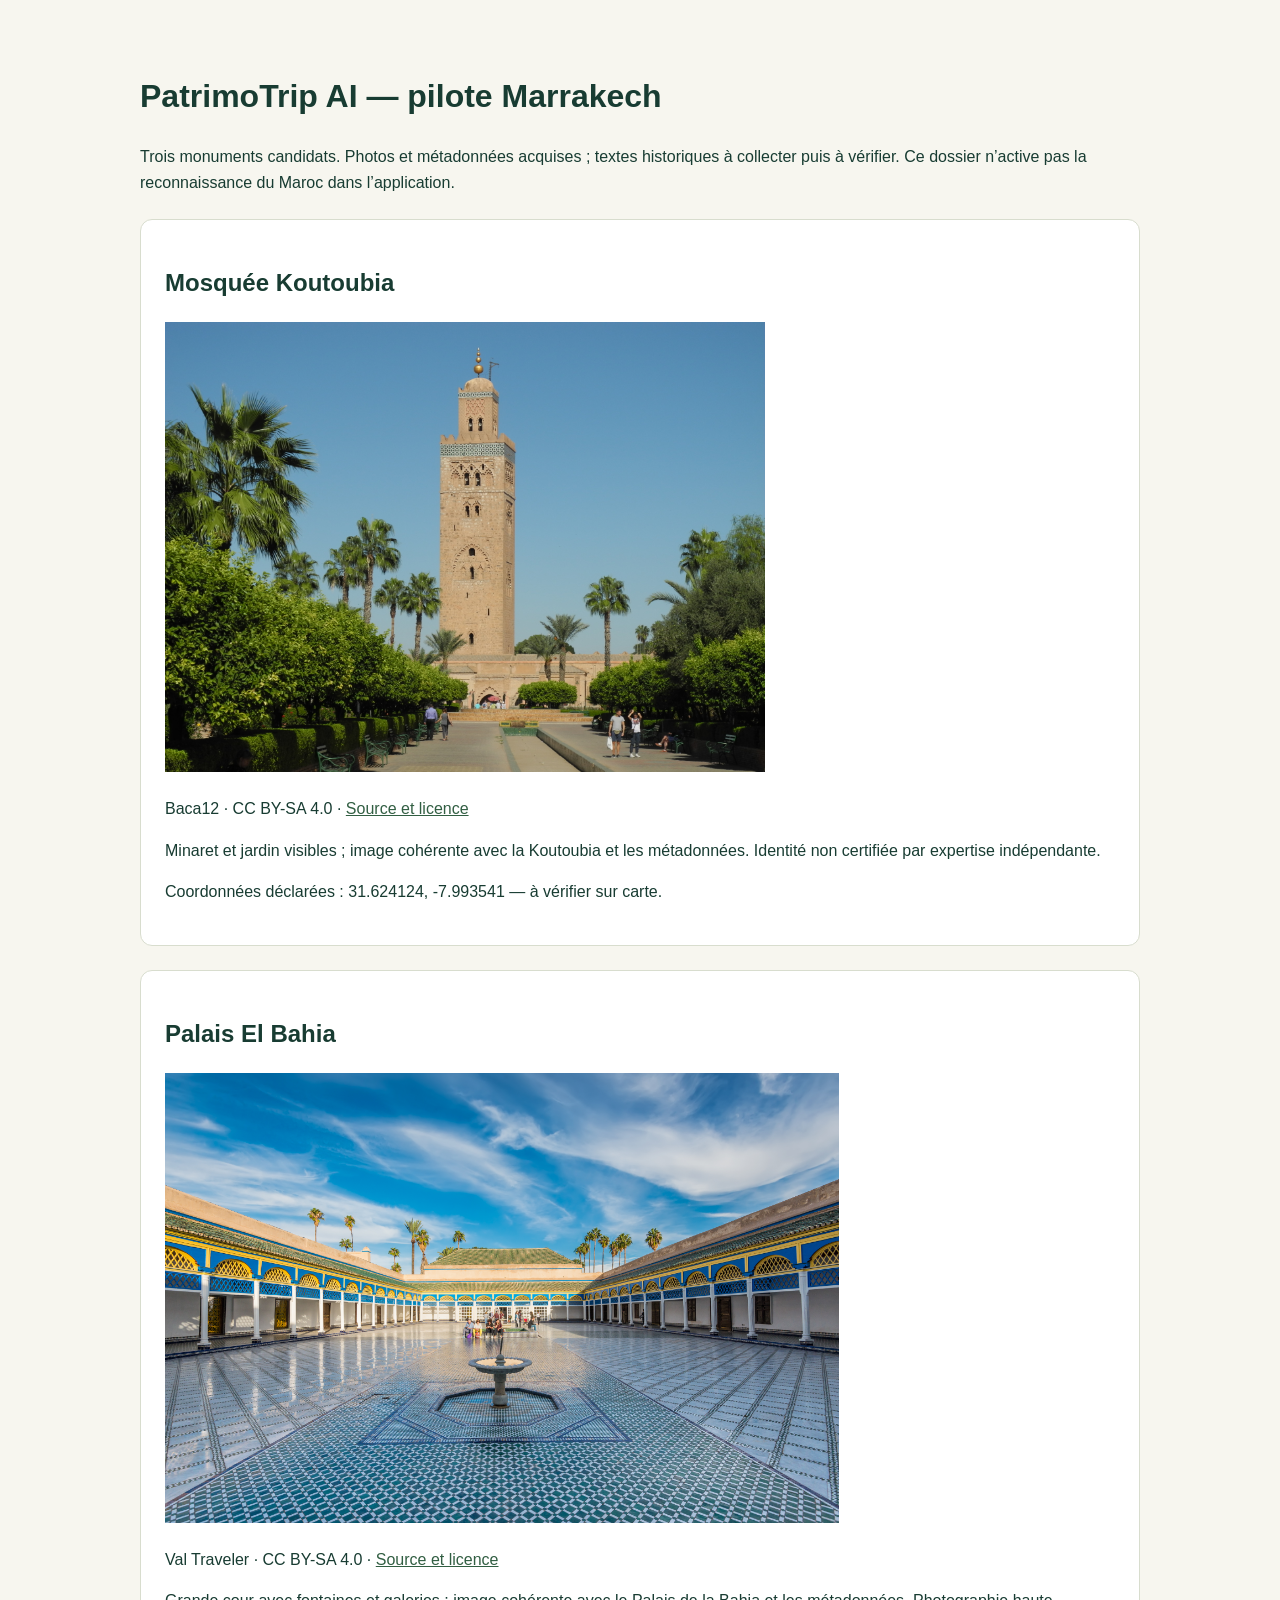
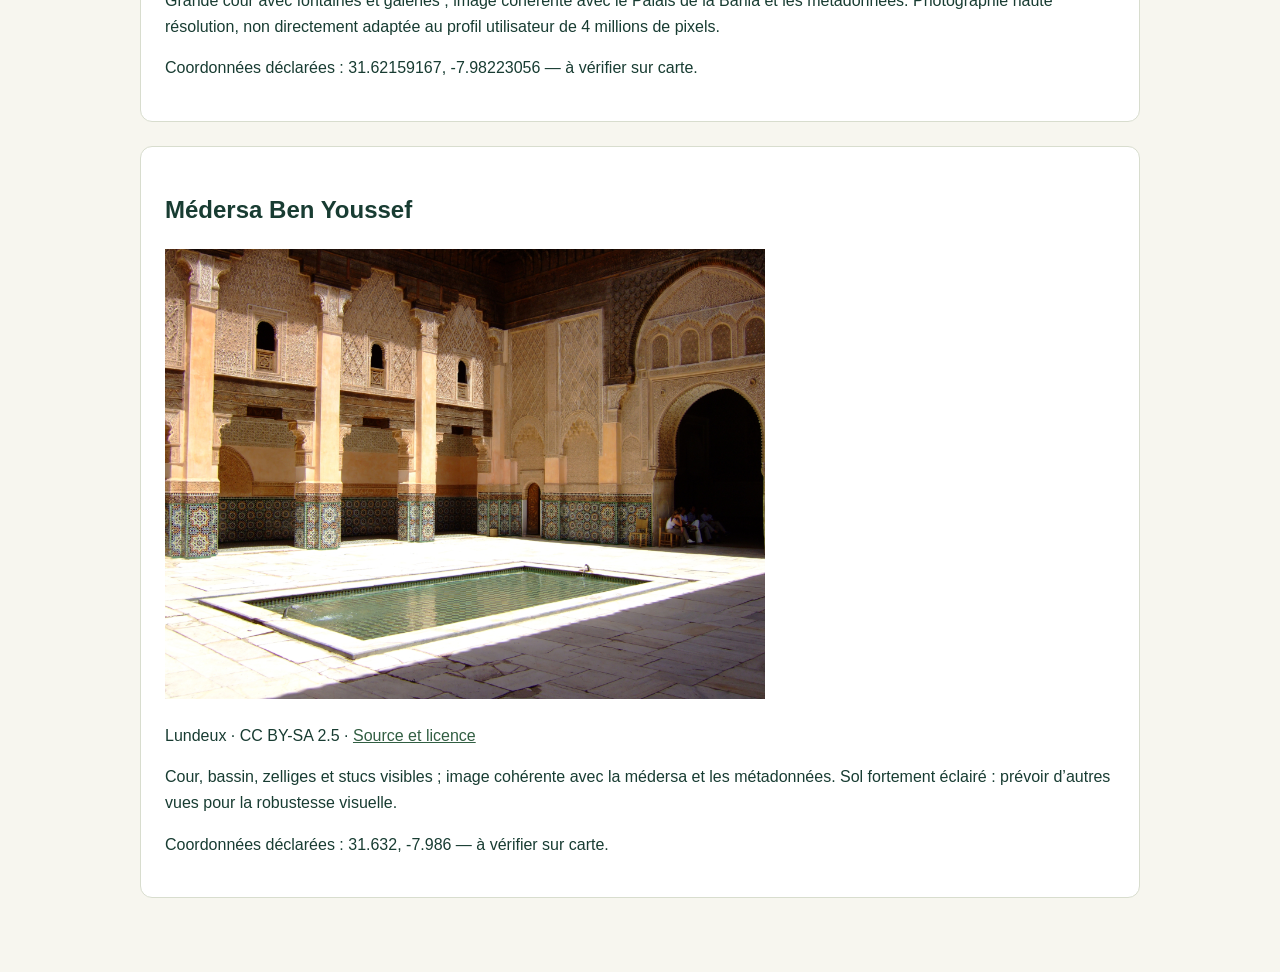
<file: datasets/morocco-marrakech-v1/index.html>
<!doctype html><html lang="fr"><meta charset="utf-8"><meta name="viewport" content="width=device-width,initial-scale=1"><title>PatrimoTrip AI — pilote Marrakech</title><style>body{font:16px/1.6 sans-serif;max-width:1000px;margin:30px auto;padding:20px;background:#f7f6ef;color:#183c32}article{background:white;padding:24px;margin:24px 0;border:1px solid #d8ddce;border-radius:12px}img{max-width:100%;max-height:450px}a{color:#315e42}</style><h1>PatrimoTrip AI — pilote Marrakech</h1><p>Trois monuments candidats. Photos et métadonnées acquises ; textes historiques à collecter puis à vérifier. Ce dossier n’active pas la reconnaissance du Maroc dans l’application.</p><article><h2>Mosquée Koutoubia</h2><img src="images/Q1137533.jpg" alt="Mosquée Koutoubia"><p>Baca12 · CC BY-SA 4.0 · <a href="https://commons.wikimedia.org/wiki/File:Mosqu%C3%A9e_de_la_Koutoubia_-_marakesh.jpg">Source et licence</a></p><p>Minaret et jardin visibles ; image cohérente avec la Koutoubia et les métadonnées. Identité non certifiée par expertise indépendante.</p><p>Coordonnées déclarées : 31.624124, -7.993541 — à vérifier sur carte.</p></article><article><h2>Palais El Bahia</h2><img src="images/Q2465115.jpg" alt="Palais El Bahia"><p>Val Traveler · CC BY-SA 4.0 · <a href="https://commons.wikimedia.org/wiki/File:Bahia_Palace_large_court.jpg">Source et licence</a></p><p>Grande cour avec fontaines et galeries ; image cohérente avec le Palais de la Bahia et les métadonnées. Photographie haute résolution, non directement adaptée au profil utilisateur de 4 millions de pixels.</p><p>Coordonnées déclarées : 31.62159167, -7.98223056 — à vérifier sur carte.</p></article><article><h2>Médersa Ben Youssef</h2><img src="images/Q1560540.jpg" alt="Médersa Ben Youssef"><p>Lundeux · CC BY-SA 2.5 · <a href="https://commons.wikimedia.org/wiki/File:Medersa-Ben-Youssef-01.jpg">Source et licence</a></p><p>Cour, bassin, zelliges et stucs visibles ; image cohérente avec la médersa et les métadonnées. Sol fortement éclairé : prévoir d’autres vues pour la robustesse visuelle.</p><p>Coordonnées déclarées : 31.632, -7.986 — à vérifier sur carte.</p></article></html>
</file>
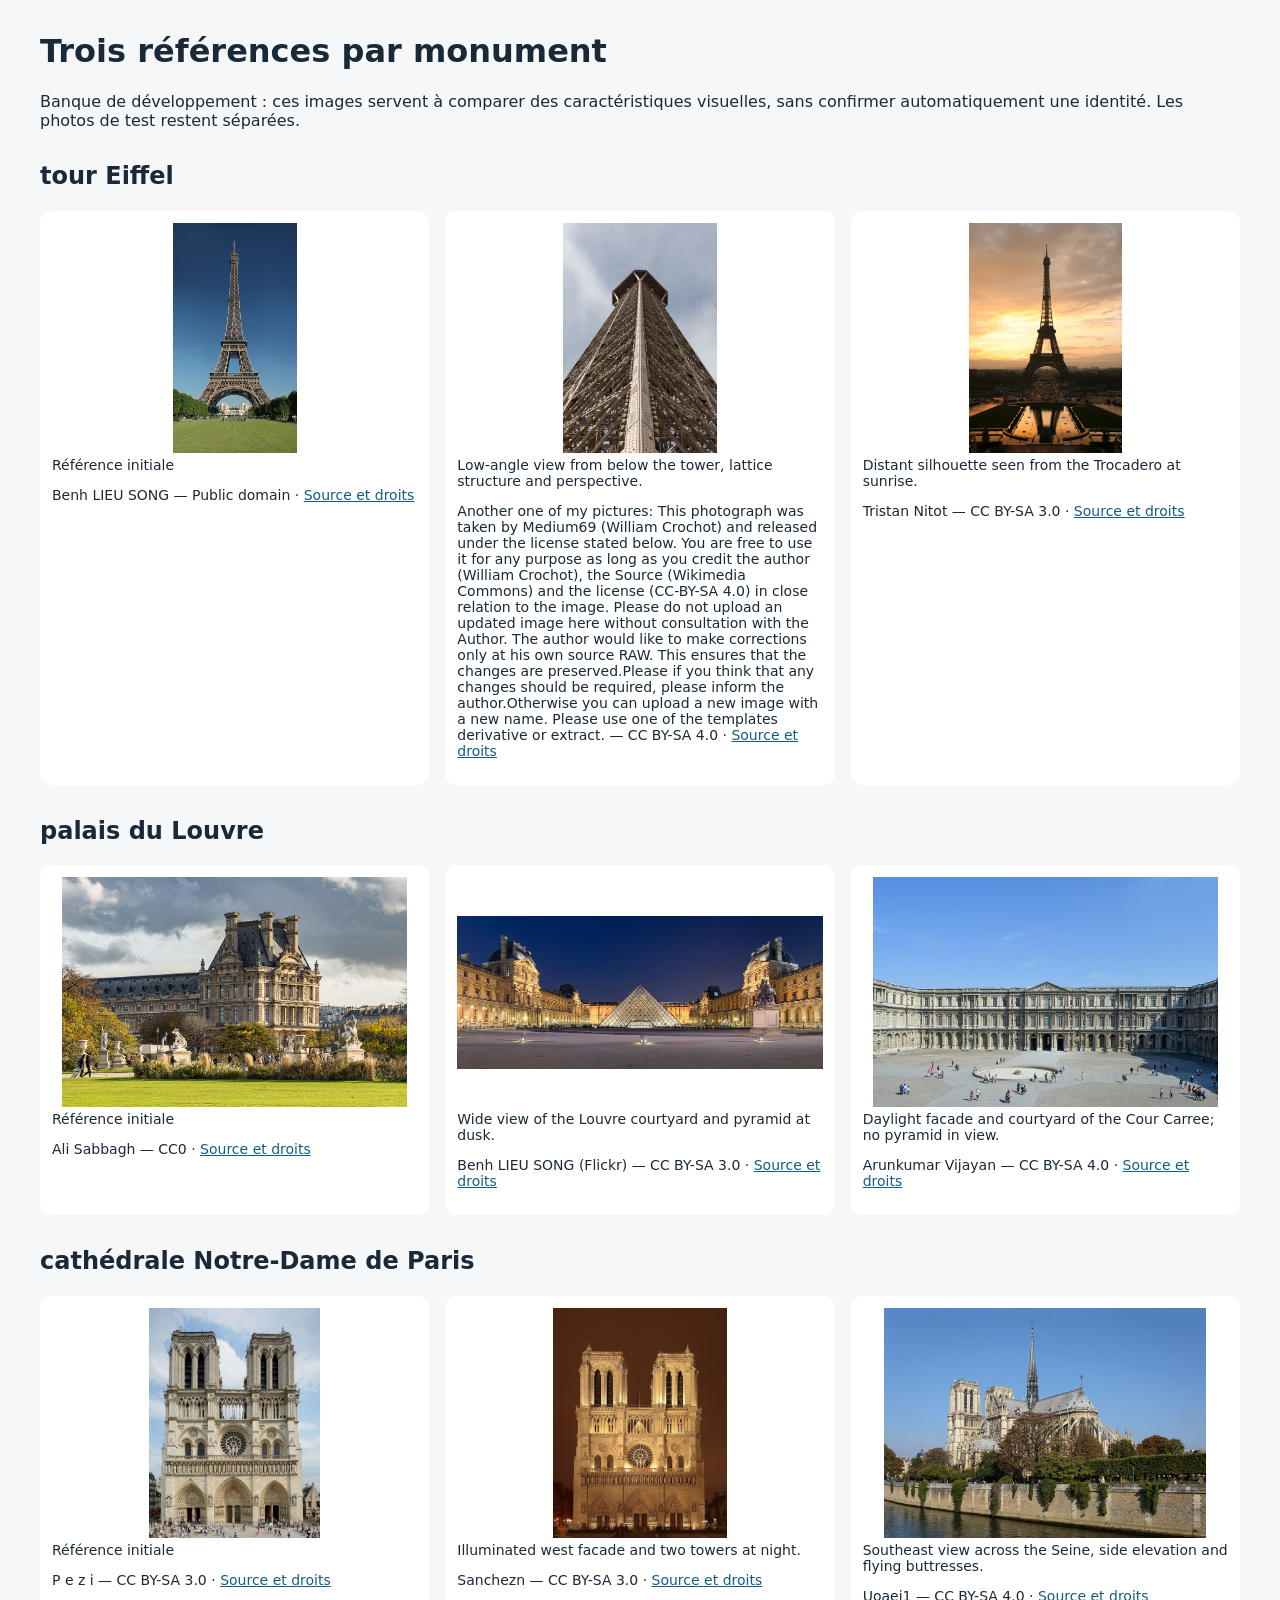
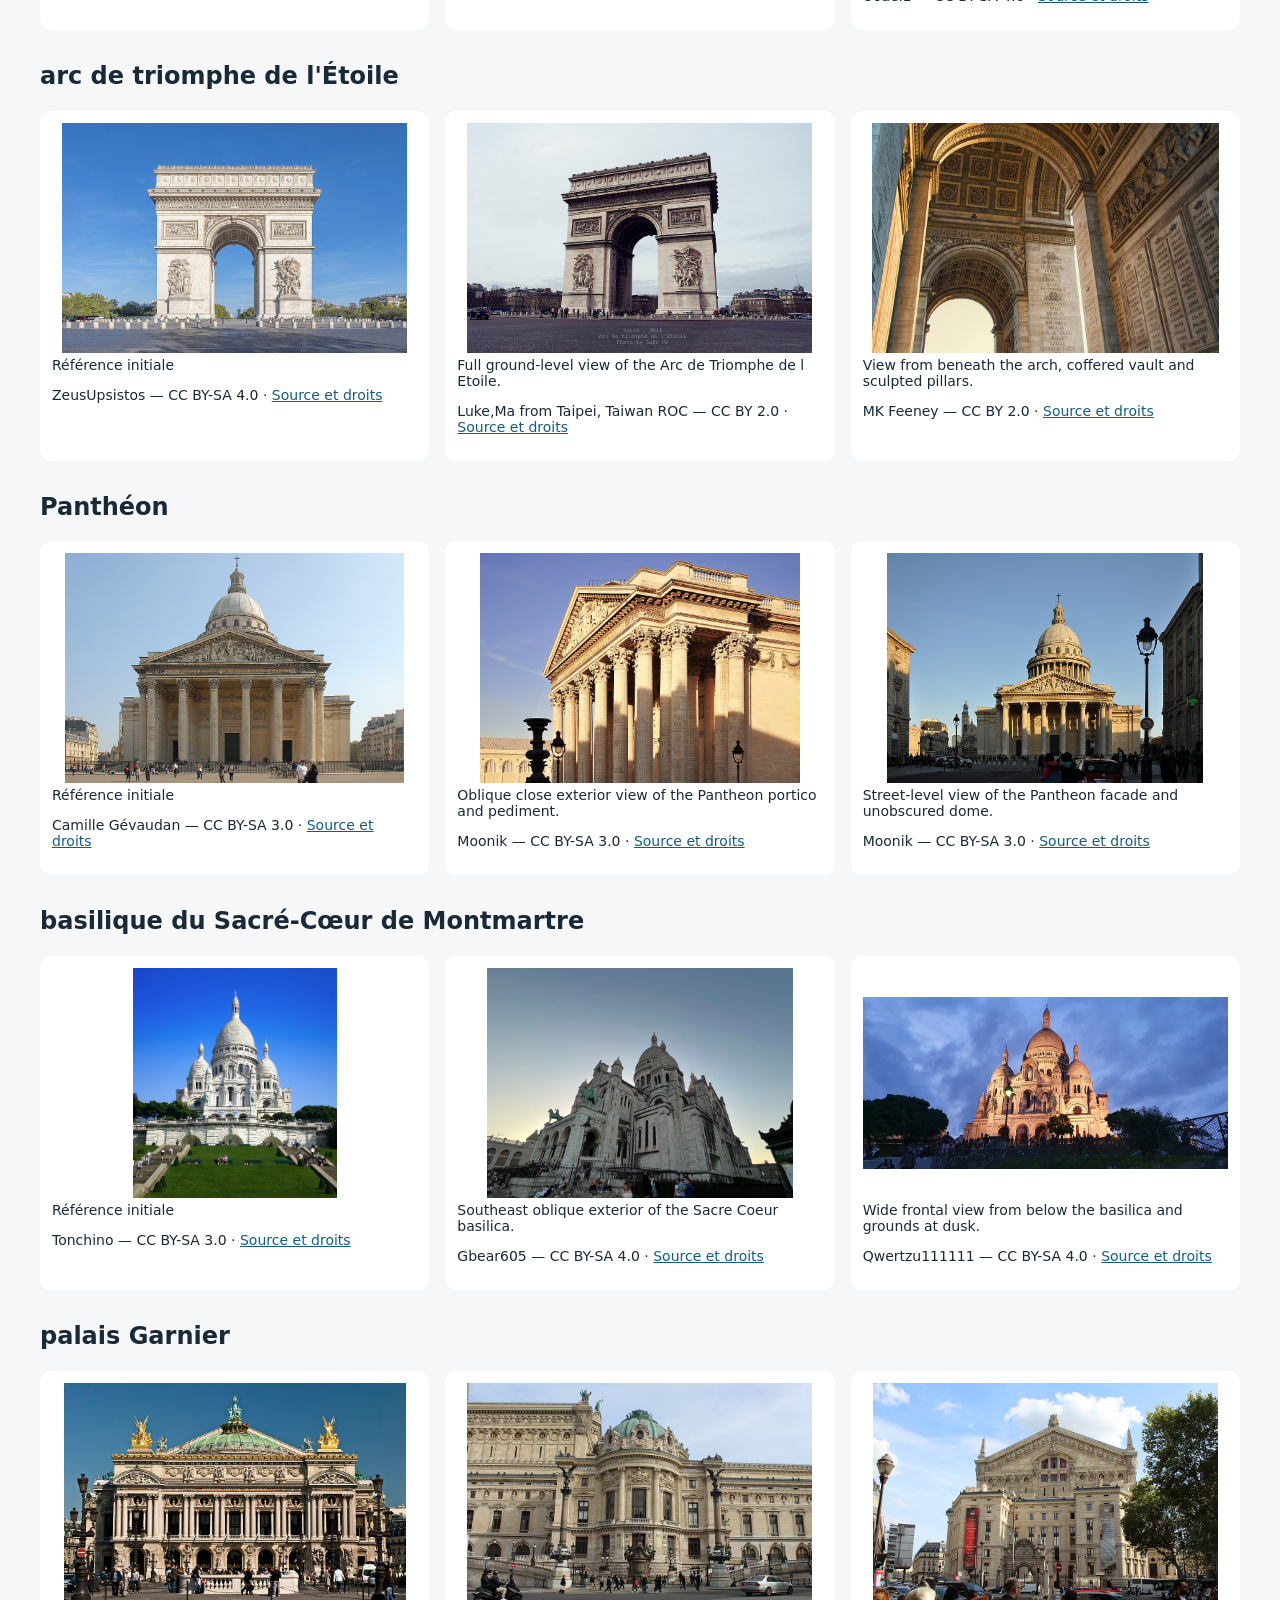
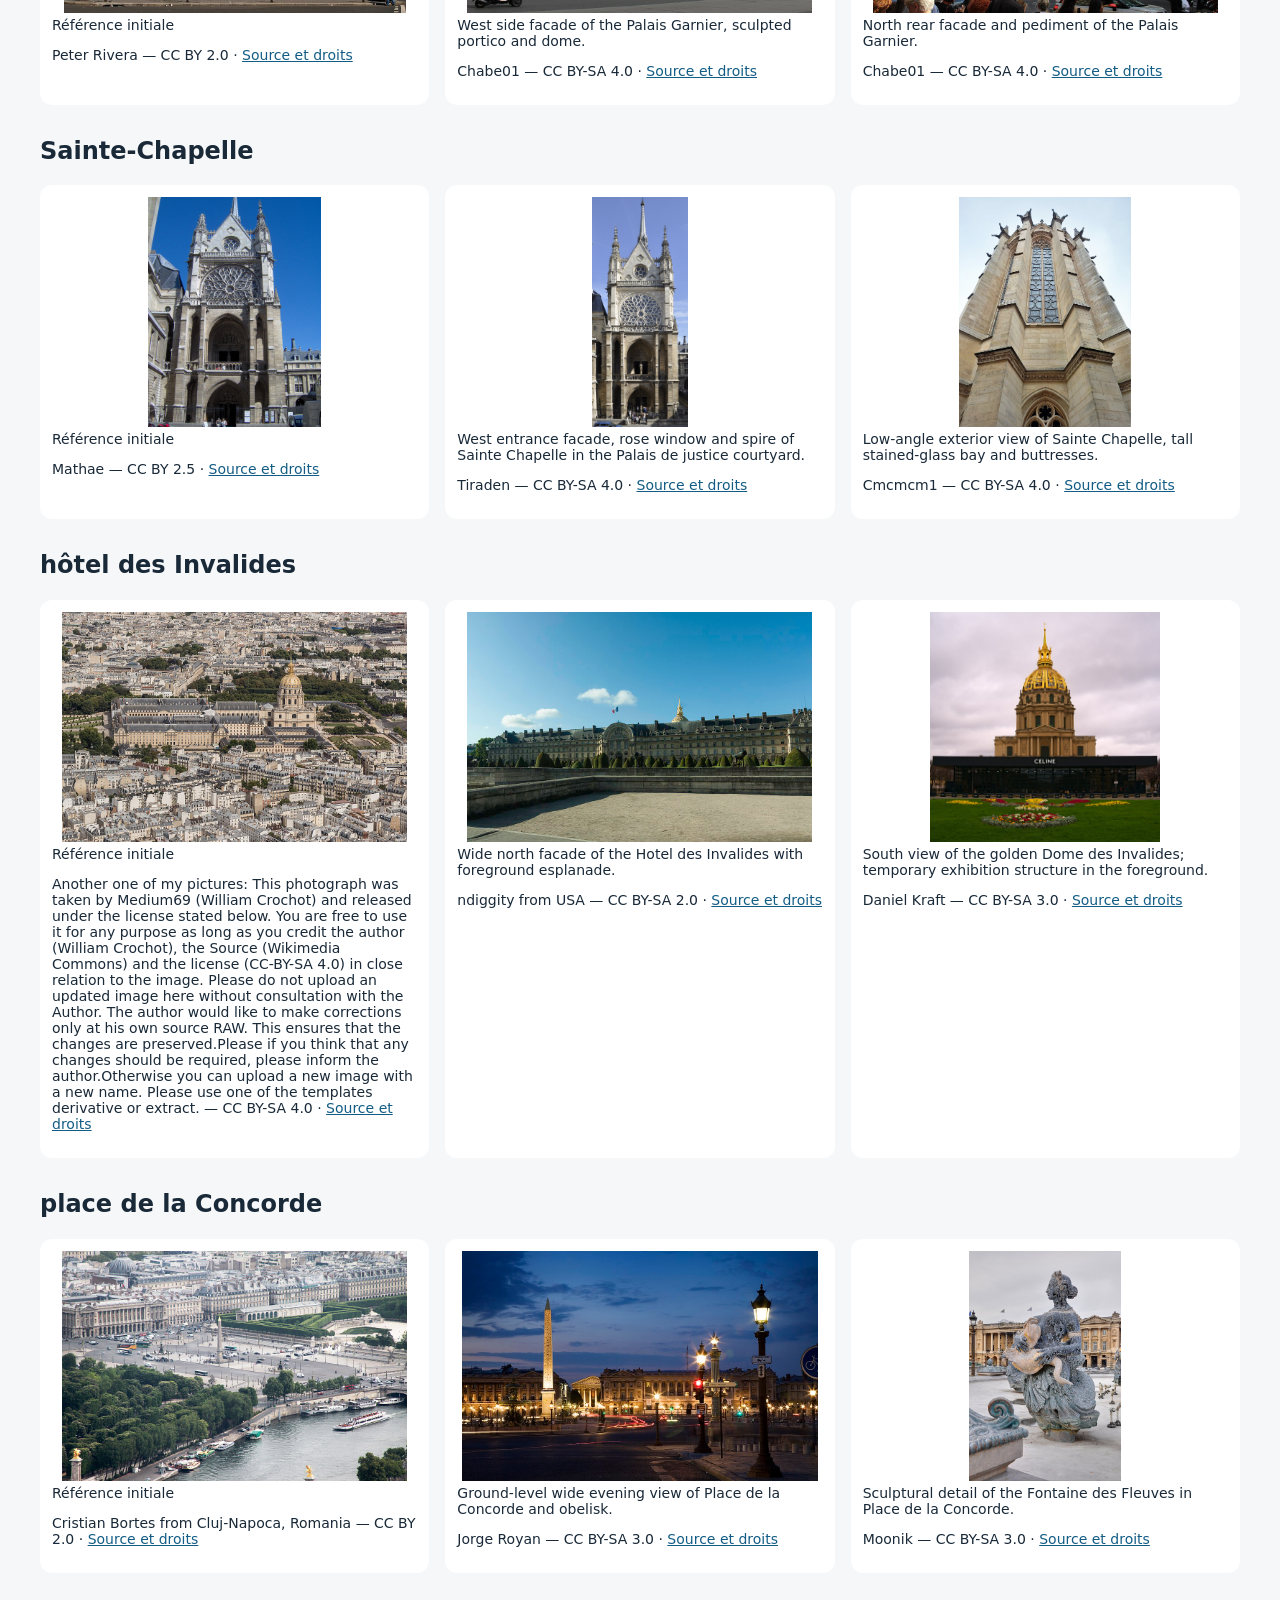
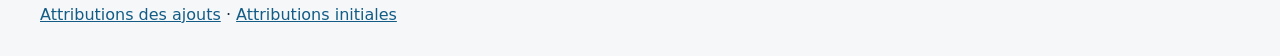
<file: experiments/hybrid-v1/visual-references-v2/gallery.html>
<!doctype html><html lang="fr"><meta charset="utf-8"><meta name="viewport" content="width=device-width"><title>PatrimoTrip — références visuelles</title><style>body{font:16px system-ui;max-width:1200px;margin:2rem auto;padding:0 1rem;background:#f6f7f9;color:#192938}section{margin:2rem 0}article{display:grid;grid-template-columns:repeat(auto-fit,minmax(260px,1fr));gap:1rem}figure{margin:0;background:white;padding:12px;border-radius:12px}img{width:100%;height:230px;object-fit:contain}figcaption{font-size:14px}h1,h2{line-height:1.2}a{color:#125c85}</style><h1>Trois références par monument</h1><p>Banque de développement : ces images servent à comparer des caractéristiques visuelles, sans confirmer automatiquement une identité. Les photos de test restent séparées.</p>
<section><h2>tour Eiffel</h2><article>
<figure><img loading="lazy" src="../visual-references-v1/images/Q243.jpg" alt="tour Eiffel"><figcaption>Référence initiale<p>Benh LIEU SONG — Public domain · <a href="https://commons.wikimedia.org/wiki/File:Tour_Eiffel_Wikimedia_Commons.jpg">Source et droits</a></p></figcaption></figure>
<figure><img loading="lazy" src="images/Q243-v1.jpg" alt="tour Eiffel"><figcaption>Low-angle view from below the tower, lattice structure and perspective.<p>Another one of my pictures:



This photograph was taken by Medium69 (William Crochot) and released under the license stated below. You are free to use it for any purpose as long as you credit the author (William Crochot), the Source (Wikimedia Commons) and the license (CC-BY-SA 4.0) in close relation to the image.





Please do not upload an updated image here without consultation with the Author. The author would like to make corrections only at his own source RAW. This ensures that the changes are preserved.Please if you think that any changes should be required, please inform the author.Otherwise you can upload a new image with a new name. Please use one of the templates derivative or extract. — CC BY-SA 4.0 · <a href="https://commons.wikimedia.org/wiki/File:Tour_Eiffel_-_20150801_15h30_(10621).jpg">Source et droits</a></p></figcaption></figure>
<figure><img loading="lazy" src="images/Q243-v2.jpg" alt="tour Eiffel"><figcaption>Distant silhouette seen from the Trocadero at sunrise.<p>Tristan Nitot — CC BY-SA 3.0 · <a href="https://commons.wikimedia.org/wiki/File:Tour_eiffel_at_sunrise_from_the_trocadero.jpg">Source et droits</a></p></figcaption></figure>
</article></section>
<section><h2>palais du Louvre</h2><article>
<figure><img loading="lazy" src="../visual-references-v1/images/Q1075988.jpg" alt="palais du Louvre"><figcaption>Référence initiale<p>Ali Sabbagh — CC0 · <a href="https://commons.wikimedia.org/wiki/File:Pavillon_de_Flore,_Louvre_Museum,_Paris_5_November_2019.jpg">Source et droits</a></p></figcaption></figure>
<figure><img loading="lazy" src="images/Q1075988-v1.jpg" alt="palais du Louvre"><figcaption>Wide view of the Louvre courtyard and pyramid at dusk.<p>Benh LIEU SONG (Flickr) — CC BY-SA 3.0 · <a href="https://commons.wikimedia.org/wiki/File:Louvre_Museum_Wikimedia_Commons.jpg">Source et droits</a></p></figcaption></figure>
<figure><img loading="lazy" src="images/Q1075988-v2.jpg" alt="palais du Louvre"><figcaption>Daylight facade and courtyard of the Cour Carree; no pyramid in view.<p>Arunkumar Vijayan — CC BY-SA 4.0 · <a href="https://commons.wikimedia.org/wiki/File:Cour_Carr%C3%A9e_du_Louvre_in_2019.jpg">Source et droits</a></p></figcaption></figure>
</article></section>
<section><h2>cathédrale Notre-Dame de Paris</h2><article>
<figure><img loading="lazy" src="../visual-references-v1/images/Q2981.jpg" alt="cathédrale Notre-Dame de Paris"><figcaption>Référence initiale<p>P e z i — CC BY-SA 3.0 · <a href="https://commons.wikimedia.org/wiki/File:Notre-Dame_de_Paris_2013-07-24.jpg">Source et droits</a></p></figcaption></figure>
<figure><img loading="lazy" src="images/Q2981-v1.jpg" alt="cathédrale Notre-Dame de Paris"><figcaption>Illuminated west facade and two towers at night.<p>Sanchezn — CC BY-SA 3.0 · <a href="https://commons.wikimedia.org/wiki/File:NotreDameDeParis.jpg">Source et droits</a></p></figcaption></figure>
<figure><img loading="lazy" src="images/Q2981-v2.jpg" alt="cathédrale Notre-Dame de Paris"><figcaption>Southeast view across the Seine, side elevation and flying buttresses.<p>Uoaei1 — CC BY-SA 4.0 · <a href="https://commons.wikimedia.org/wiki/File:Paris_Notre-Dame_Southeast_View_01.JPG">Source et droits</a></p></figcaption></figure>
</article></section>
<section><h2>arc de triomphe de l&#x27;Étoile</h2><article>
<figure><img loading="lazy" src="../visual-references-v1/images/Q64436.jpg" alt="arc de triomphe de l&#x27;Étoile"><figcaption>Référence initiale<p>ZeusUpsistos — CC BY-SA 4.0 · <a href="https://commons.wikimedia.org/wiki/File:Arc_de_Triomphe_-_Ao%C3%BBt_2026.jpg">Source et droits</a></p></figcaption></figure>
<figure><img loading="lazy" src="images/Q64436-v1.jpg" alt="arc de triomphe de l&#x27;Étoile"><figcaption>Full ground-level view of the Arc de Triomphe de l Etoile.<p>Luke,Ma from Taipei, Taiwan ROC — CC BY 2.0 · <a href="https://commons.wikimedia.org/wiki/File:Arc_de_Triomphe_de_l%27Etoile,_Paris,_France_(8757216556).jpg">Source et droits</a></p></figcaption></figure>
<figure><img loading="lazy" src="images/Q64436-v2.jpg" alt="arc de triomphe de l&#x27;Étoile"><figcaption>View from beneath the arch, coffered vault and sculpted pillars.<p>MK Feeney — CC BY 2.0 · <a href="https://commons.wikimedia.org/wiki/File:Under_the_Arc_de_Triomphe_(14937128617).jpg">Source et droits</a></p></figcaption></figure>
</article></section>
<section><h2>Panthéon</h2><article>
<figure><img loading="lazy" src="../visual-references-v1/images/Q188856.jpg" alt="Panthéon"><figcaption>Référence initiale<p>Camille Gévaudan — CC BY-SA 3.0 · <a href="https://commons.wikimedia.org/wiki/File:Panth%C3%A9on,_Paris_25_March_2012.jpg">Source et droits</a></p></figcaption></figure>
<figure><img loading="lazy" src="images/Q188856-v1.jpg" alt="Panthéon"><figcaption>Oblique close exterior view of the Pantheon portico and pediment.<p>Moonik — CC BY-SA 3.0 · <a href="https://commons.wikimedia.org/wiki/File:Pantheon_of_Paris_003.jpg">Source et droits</a></p></figcaption></figure>
<figure><img loading="lazy" src="images/Q188856-v2.jpg" alt="Panthéon"><figcaption>Street-level view of the Pantheon facade and unobscured dome.<p>Moonik — CC BY-SA 3.0 · <a href="https://commons.wikimedia.org/wiki/File:Pantheon_of_Paris_010.JPG">Source et droits</a></p></figcaption></figure>
</article></section>
<section><h2>basilique du Sacré-Cœur de Montmartre</h2><article>
<figure><img loading="lazy" src="../visual-references-v1/images/Q28785.jpg" alt="basilique du Sacré-Cœur de Montmartre"><figcaption>Référence initiale<p>Tonchino — CC BY-SA 3.0 · <a href="https://commons.wikimedia.org/wiki/File:Le_sacre_coeur.jpg">Source et droits</a></p></figcaption></figure>
<figure><img loading="lazy" src="images/Q28785-v1.jpg" alt="basilique du Sacré-Cœur de Montmartre"><figcaption>Southeast oblique exterior of the Sacre Coeur basilica.<p>Gbear605 — CC BY-SA 4.0 · <a href="https://commons.wikimedia.org/wiki/File:Sacr%C3%A9-C%C5%93ur_at_sunset,_southeast_exterior.jpg">Source et droits</a></p></figcaption></figure>
<figure><img loading="lazy" src="images/Q28785-v2.jpg" alt="basilique du Sacré-Cœur de Montmartre"><figcaption>Wide frontal view from below the basilica and grounds at dusk.<p>Qwertzu111111 — CC BY-SA 4.0 · <a href="https://commons.wikimedia.org/wiki/File:South_facade_of_the_Basilique_du_Sacr%C3%A9-C%C5%93ur_de_Montmartre,_September_2021_in_Paris.jpg">Source et droits</a></p></figcaption></figure>
</article></section>
<section><h2>palais Garnier</h2><article>
<figure><img loading="lazy" src="../visual-references-v1/images/Q187840.jpg" alt="palais Garnier"><figcaption>Référence initiale<p>Peter Rivera — CC BY 2.0 · <a href="https://commons.wikimedia.org/wiki/File:Paris_Opera_full_frontal_architecture,_May_2009.jpg">Source et droits</a></p></figcaption></figure>
<figure><img loading="lazy" src="images/Q187840-v1.jpg" alt="palais Garnier"><figcaption>West side facade of the Palais Garnier, sculpted portico and dome.<p>Chabe01 — CC BY-SA 4.0 · <a href="https://commons.wikimedia.org/wiki/File:Fa%C3%A7ade_ouest_Palais_Garnier_Paris_1.jpg">Source et droits</a></p></figcaption></figure>
<figure><img loading="lazy" src="images/Q187840-v2.jpg" alt="palais Garnier"><figcaption>North rear facade and pediment of the Palais Garnier.<p>Chabe01 — CC BY-SA 4.0 · <a href="https://commons.wikimedia.org/wiki/File:Palais_Garnier_fa%C3%A7ade_nord_Paris_1.jpg">Source et droits</a></p></figcaption></figure>
</article></section>
<section><h2>Sainte-Chapelle</h2><article>
<figure><img loading="lazy" src="../visual-references-v1/images/Q193193.jpg" alt="Sainte-Chapelle"><figcaption>Référence initiale<p>Mathae — CC BY 2.5 · <a href="https://commons.wikimedia.org/wiki/File:Szensapel.jpg">Source et droits</a></p></figcaption></figure>
<figure><img loading="lazy" src="images/Q193193-v1.jpg" alt="Sainte-Chapelle"><figcaption>West entrance facade, rose window and spire of Sainte Chapelle in the Palais de justice courtyard.<p>Tiraden — CC BY-SA 4.0 · <a href="https://commons.wikimedia.org/wiki/File:Sainte-Chapelle_de_Paris_vue_du_Palais_de_justice.JPG">Source et droits</a></p></figcaption></figure>
<figure><img loading="lazy" src="images/Q193193-v2.jpg" alt="Sainte-Chapelle"><figcaption>Low-angle exterior view of Sainte Chapelle, tall stained-glass bay and buttresses.<p>Cmcmcm1 — CC BY-SA 4.0 · <a href="https://commons.wikimedia.org/wiki/File:Paris,_Sainte-Chapelle,_Au%C3%9Fenansicht_(4).jpg">Source et droits</a></p></figcaption></figure>
</article></section>
<section><h2>hôtel des Invalides</h2><article>
<figure><img loading="lazy" src="../visual-references-v1/images/Q188977.jpg" alt="hôtel des Invalides"><figcaption>Référence initiale<p>Another one of my pictures: This photograph was taken by Medium69 (William Crochot) and released under the license stated below. You are free to use it for any purpose as long as you credit the author (William Crochot), the Source (Wikimedia Commons) and the license (CC-BY-SA 4.0) in close relation to the image. Please do not upload an updated image here without consultation with the Author. The author would like to make corrections only at his own source RAW. This ensures that the changes are preserved.Please if you think that any changes should be required, please inform the author.Otherwise you can upload a new image with a new name. Please use one of the templates derivative or extract. — CC BY-SA 4.0 · <a href="https://commons.wikimedia.org/wiki/File:H%C3%B4tel_des_Invalides_-_20150801_16h09_(10630).jpg">Source et droits</a></p></figcaption></figure>
<figure><img loading="lazy" src="images/Q188977-v1.jpg" alt="hôtel des Invalides"><figcaption>Wide north facade of the Hotel des Invalides with foreground esplanade.<p>ndiggity from USA — CC BY-SA 2.0 · <a href="https://commons.wikimedia.org/wiki/File:North_facade_of_H%C3%B4tel_national_des_Invalides,_Paris_28_July_2015.jpg">Source et droits</a></p></figcaption></figure>
<figure><img loading="lazy" src="images/Q188977-v2.jpg" alt="hôtel des Invalides"><figcaption>South view of the golden Dome des Invalides; temporary exhibition structure in the foreground.<p>Daniel Kraft — CC BY-SA 3.0 · <a href="https://commons.wikimedia.org/wiki/File:Dome_des_Invalides_20200301.jpg">Source et droits</a></p></figcaption></figure>
</article></section>
<section><h2>place de la Concorde</h2><article>
<figure><img loading="lazy" src="../visual-references-v1/images/Q189503.jpg" alt="place de la Concorde"><figcaption>Référence initiale<p>Cristian Bortes from Cluj-Napoca, Romania — CC BY 2.0 · <a href="https://commons.wikimedia.org/wiki/File:Place_de_la_Concorde_from_the_Eiffel_Tower,_Paris_April_2011.jpg">Source et droits</a></p></figcaption></figure>
<figure><img loading="lazy" src="images/Q189503-v1.jpg" alt="place de la Concorde"><figcaption>Ground-level wide evening view of Place de la Concorde and obelisk.<p>Jorge Royan — CC BY-SA 3.0 · <a href="https://commons.wikimedia.org/wiki/File:Paris_-_Place_de_la_Concorde_-_3119.jpg">Source et droits</a></p></figcaption></figure>
<figure><img loading="lazy" src="images/Q189503-v2.jpg" alt="place de la Concorde"><figcaption>Sculptural detail of the Fontaine des Fleuves in Place de la Concorde.<p>Moonik — CC BY-SA 3.0 · <a href="https://commons.wikimedia.org/wiki/File:Fontaine_des_Fleuves,_Place_de_la_Concorde,_Paris_001.jpg">Source et droits</a></p></figcaption></figure>
</article></section>
<p><a href="ATTRIBUTIONS.md">Attributions des ajouts</a> · <a href="../visual-references-v1/ATTRIBUTIONS.md">Attributions initiales</a></p></html>
</file>
